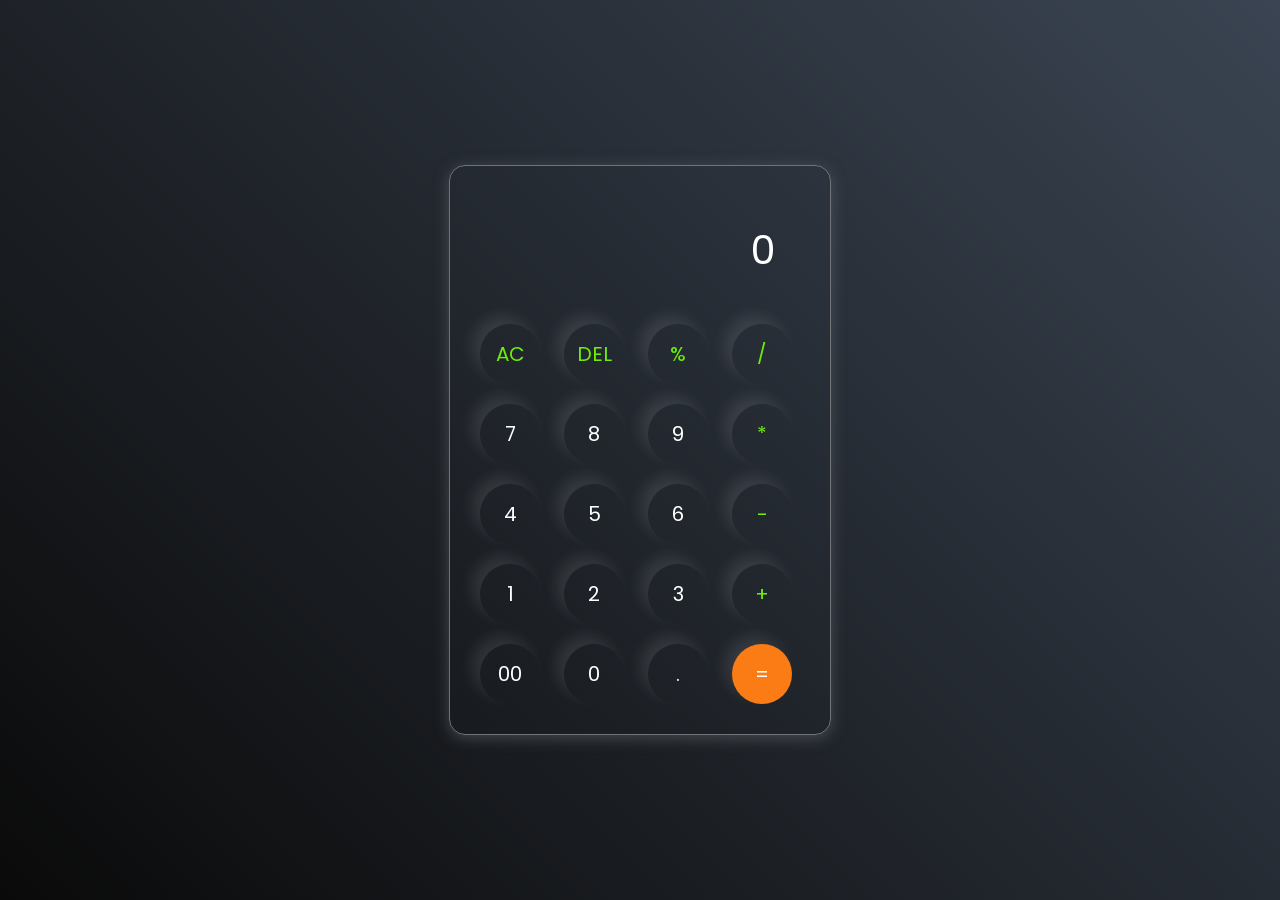
<file: Calculator/index.html>
<!DOCTYPE html>
<html lang="en">
  <head>
    <meta charset="UTF-8" />
    <meta http-equiv="X-UA-Compatible" content="IE=edge" />
    <meta name="viewport" content="width=device-width, initial-scale=1.0" />
    <link rel="stylesheet" href="style.css" />
    <title>Calculator</title>
  </head>
  <body>
    <div class="container">
      <div class="calculator">
        <input type="text" id="inputBox" placeholder="0" />
        <div>
          <button class="button operator">AC</button>
          <button class="button operator">DEL</button>
          <button class="button operator">%</button>
          <button class="button operator">/</button>
        </div>
        <div>
          <button class="button">7</button>
          <button class="button">8</button>
          <button class="button">9</button>
          <button class="button operator">*</button>
        </div>
        <div>
          <button class="button">4</button>
          <button class="button">5</button>
          <button class="button">6</button>
          <button class="button operator">-</button>
        </div>
        <div>
          <button class="button">1</button>
          <button class="button">2</button>
          <button class="button">3</button>
          <button class="button operator">+</button>
        </div>

        <div>
          <button class="button">00</button>
          <button class="button">0</button>
          <button class="button">.</button>
          <button class="button equalBtn">=</button>
        </div>
      </div>
    </div>

    <script src="script.js"></script>
  </body>
</html>
</file>
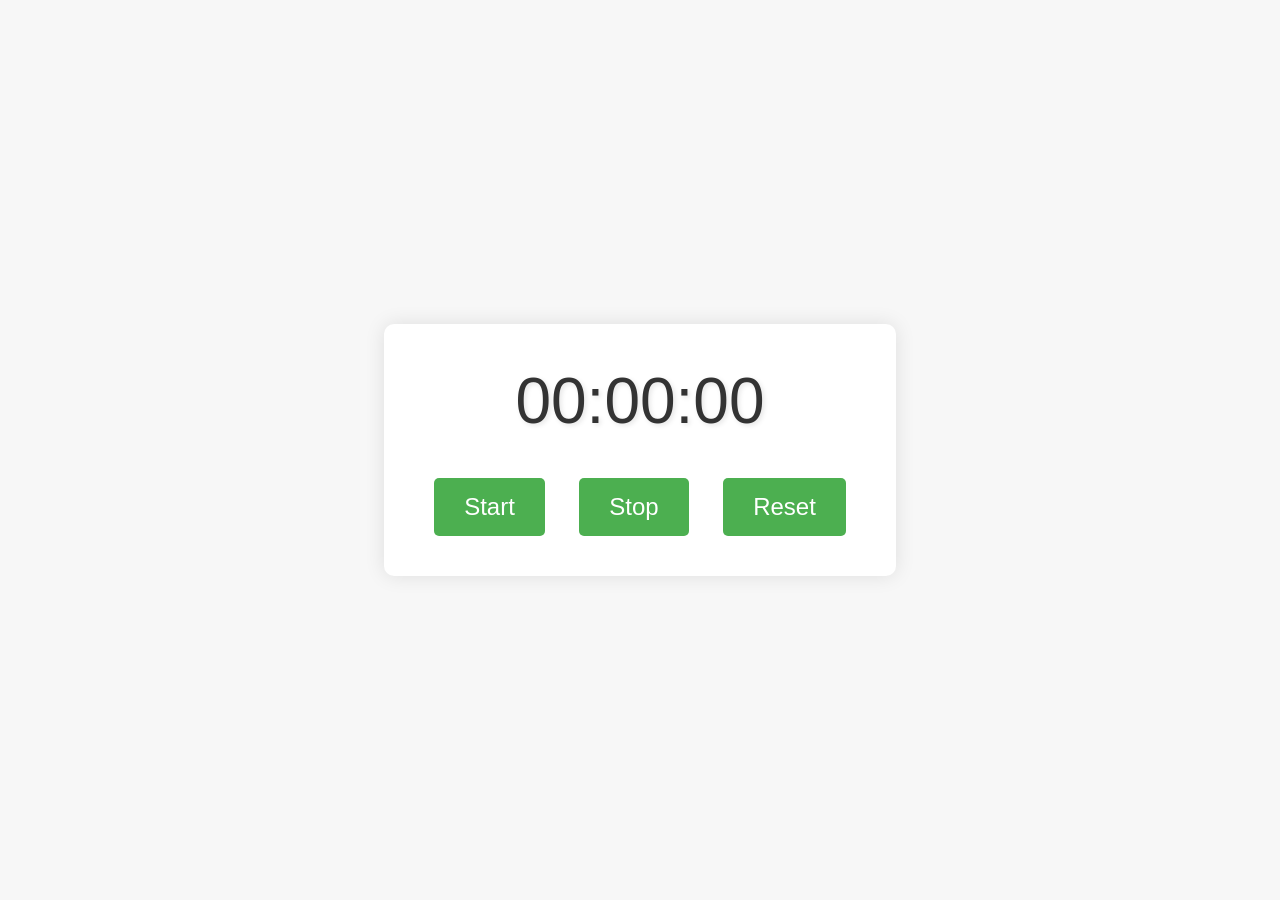
<file: Countdown Timer/index.html>
<!DOCTYPE html>
<html lang="en">
<head>
<meta charset="UTF-8">
<meta name="viewport" content="width=device-width, initial-scale=1.0">
<title>Countdown Timer</title>
<link rel="stylesheet" type="text/css" href="style.css">
</head>
<body>

<div class="container">
  <div class="content">
    <div class="timer" id="timer">00:00:00</div>
    <div class="buttons">
      <button onclick="startTimer()">Start</button>
      <button onclick="stopTimer()">Stop</button>
      <button onclick="resetTimer()">Reset</button>
    </div>
  </div>
</div>

<script src="script.js"></script>

</body>
</html>
</file>
<file: Calculator/style.css>
@import url('https://fonts.googleapis.com/css2?family=Poppins:wght@500&display=swap');

*{
    margin: 0;
    padding: 0;
    box-sizing: border-box;
    font-family: 'Poppins', sans-serif;
}

body{
    width: 100%;
    height: 100vh;
    display: flex;
    justify-content: center;
    align-items: center;
    background: linear-gradient(45deg, #0a0a0a, #3a4452);
}

.calculator{
    border: 1px solid #717377;
    padding: 20px;
    border-radius: 16px;
    background: transparent;
    box-shadow: 0px 3px 15px rgba(113, 115, 119, 0.5);

}

input{
    width: 320px;
    border: none;
    padding: 24px;
    margin: 10px;
    background: transparent;
    box-shadow: 0px 3px 15px rgbs(84, 84, 84, 0.1);
    font-size: 40px;
    text-align: right;
    cursor: pointer;
    color: #ffffff;
}

input::placeholder{
    color: #ffffff;
}

button{
    border: none;
    width: 60px;
    height: 60px;
    margin: 10px;
    border-radius: 50%;
    background: transparent;
    color: #ffffff;
    font-size: 20px;
    box-shadow: -8px -8px 15px rgba(255, 255, 255, 0.1);
    cursor: pointer;
}

.equalBtn{
    background-color: #fb7c14;
}

.operator{
    color: #6dee0a;
}
</file>
<file: Countdown Timer/style.css>
body {
    font-family: Arial, sans-serif;
    background-color: #f7f7f7;
    display: flex;
    justify-content: center;
    align-items: center;
    height: 100vh;
    margin: 0;
  }
  
  .container {
    background-color: #fff;
    border-radius: 10px;
    box-shadow: 0 0 20px rgba(0, 0, 0, 0.1);
    padding: 40px;
  }
  
  .content {
    display: flex;
    flex-direction: column;
    align-items: center;
  }
  
  .timer {
    font-size: 64px;
    margin-bottom: 40px;
    color: #333;
    text-shadow: 2px 2px 5px rgba(0, 0, 0, 0.1);
  }
  
  .buttons button {
    font-size: 24px;
    padding: 15px 30px;
    margin: 0 10px;
    cursor: pointer;
    border: none;
    border-radius: 5px;
    background-color: #4CAF50;
    color: white;
    transition: background-color 0.3s;
  }
  
  .buttons button:hover {
    background-color: #45a049;
  }
  
  .buttons button:active {
    transform: translateY(2px);
    box-shadow: 0 1px 2px rgba(0, 0, 0, 0.1);
  }
  
  .buttons button:not(:last-child) {
    margin-right: 20px;
  }
  
  .buttons button:focus {
    outline: none;
  }
  
  .buttons button:disabled {
    opacity: 0.5;
    cursor: not-allowed;
  }
</file>
